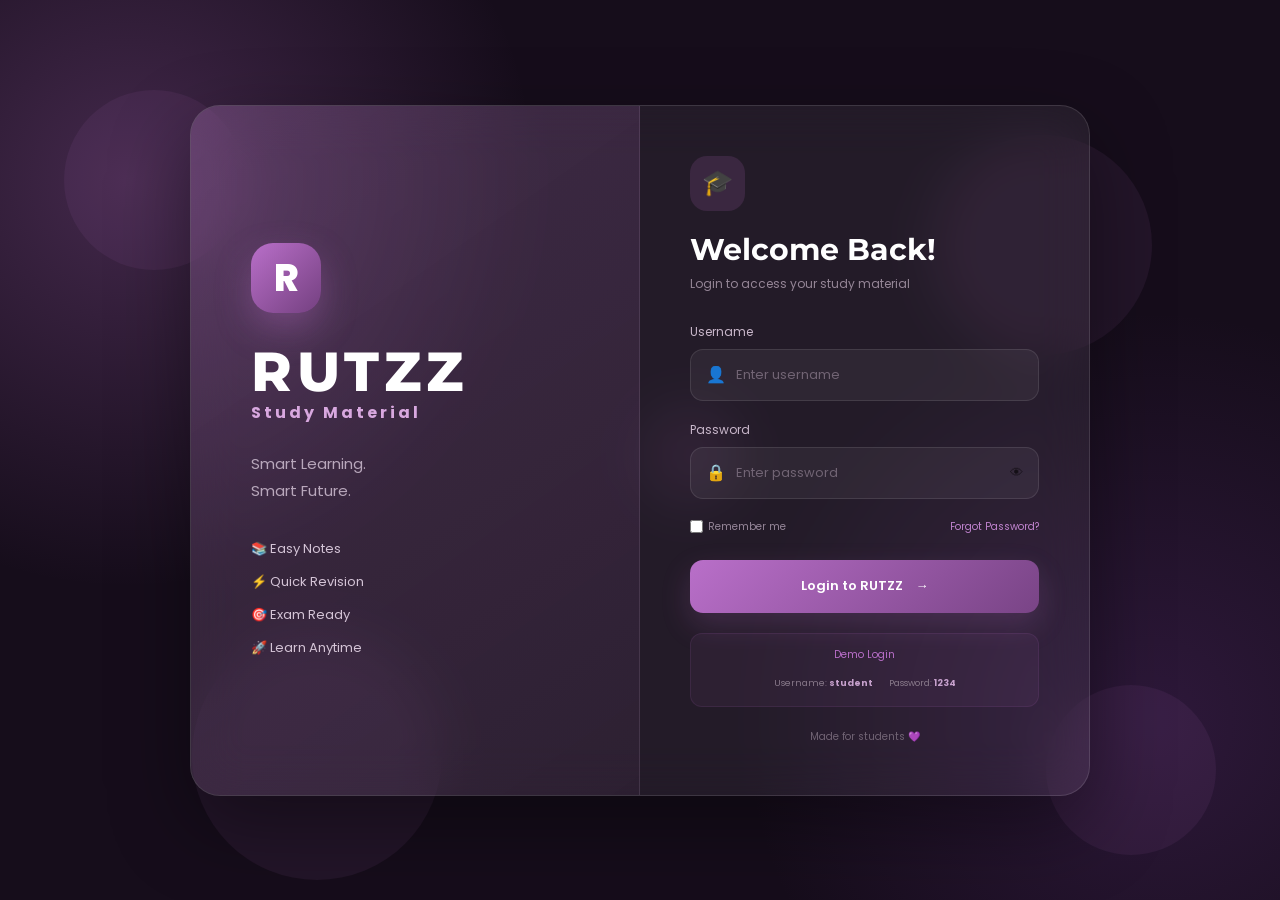
<file: website/index.html>
<!DOCTYPE html>
<html lang="en">

<head>
    <meta charset="UTF-8">
    <meta name="viewport" content="width=device-width, initial-scale=1.0">

    <title>RUTZZ | Student Login</title>

    <link rel="stylesheet" href="style.css">

    <link href="https://fonts.googleapis.com/css2?family=Montserrat:wght@500;600;700;800&family=Poppins:wght@400;500;600;700&display=swap" rel="stylesheet">
</head>

<body>

    <!-- Animated Background -->
    <div class="background">

        <span></span>
        <span></span>
        <span></span>
        <span></span>
        <span></span>

    </div>


    <!-- Login Container -->
    <div class="login-container">

        <!-- Left Branding -->
        <div class="brand-section">

            <div class="brand-logo">
                R
            </div>

            <h1>RUTZZ</h1>

            <h3>Study Material</h3>

            <p>
                Smart Learning.<br>
                Smart Future.
            </p>

            <div class="brand-features">

                <div>📚 Easy Notes</div>

                <div>⚡ Quick Revision</div>

                <div>🎯 Exam Ready</div>

                <div>🚀 Learn Anytime</div>

            </div>

        </div>


        <!-- Login Card -->
        <div class="login-card">

            <div class="login-icon">
                🎓
            </div>

            <h2>Welcome Back!</h2>

            <p class="login-subtitle">
                Login to access your study material
            </p>


            <form onsubmit="login(event)">

                <!-- Username -->
                <div class="input-group">

                    <label>Username</label>

                    <div class="input-box">

                        <span>👤</span>

                        <input
                            type="text"
                            id="username"
                            placeholder="Enter username"
                            required
                        >

                    </div>

                </div>


                <!-- Password -->
                <div class="input-group">

                    <label>Password</label>

                    <div class="input-box">

                        <span>🔒</span>

                        <input
                            type="password"
                            id="password"
                            placeholder="Enter password"
                            required
                        >

                        <button
                            type="button"
                            class="show-password"
                            onclick="togglePassword()"
                        >
                            👁
                        </button>

                    </div>

                </div>


                <!-- Remember -->
                <div class="login-options">

                    <label class="remember">

                        <input type="checkbox">

                        Remember me

                    </label>

                    <a href="#">
                        Forgot Password?
                    </a>

                </div>


                <!-- Login Button -->
                <button
                    type="submit"
                    class="login-btn"
                >
                    Login to RUTZZ
                    <span>→</span>
                </button>

            </form>


            <!-- Demo Credentials -->
            <div class="demo-login">

                <p>Demo Login</p>

                <span>
                    Username: <b>student</b>
                </span>

                <span>
                    Password: <b>1234</b>
                </span>

            </div>


            <div class="login-footer">

                <span>Made for students 💜</span>

            </div>

        </div>

    </div>


    <script src="script.js"></script>

</body>

</html>
</file>
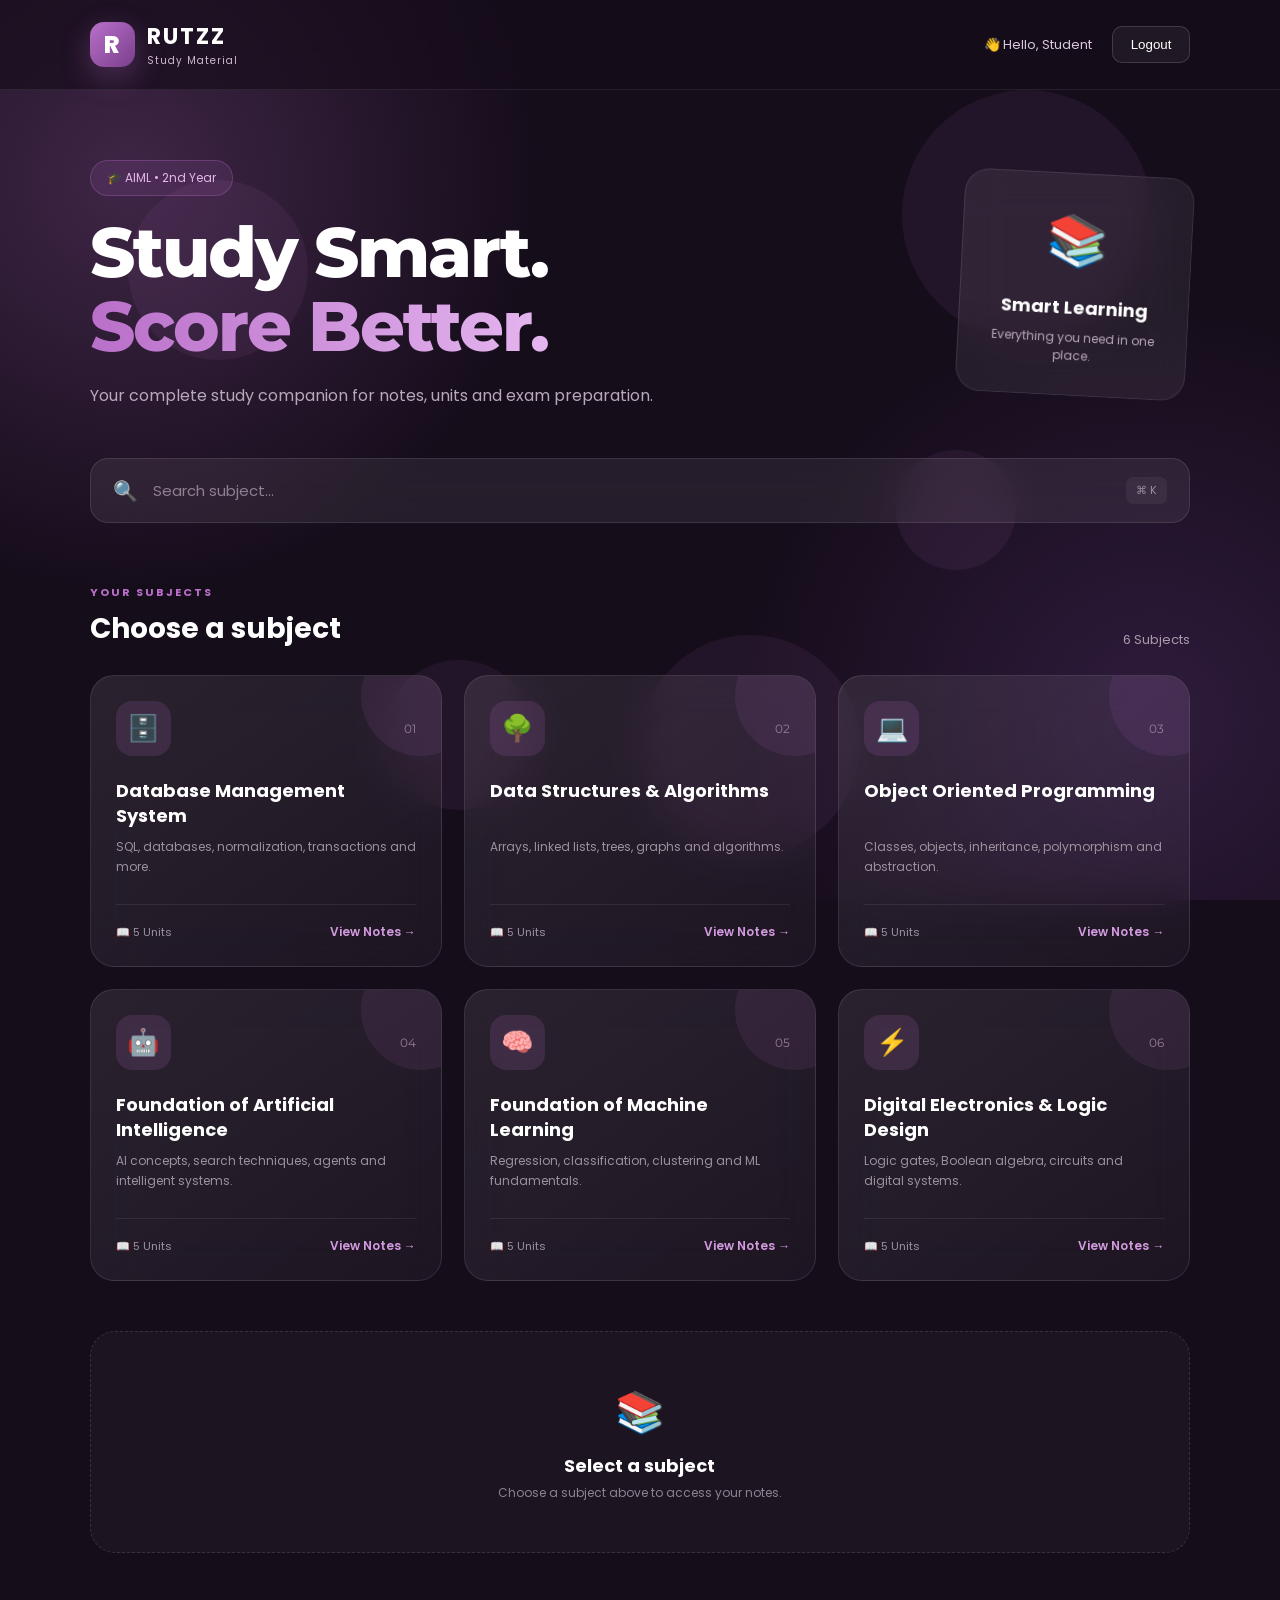
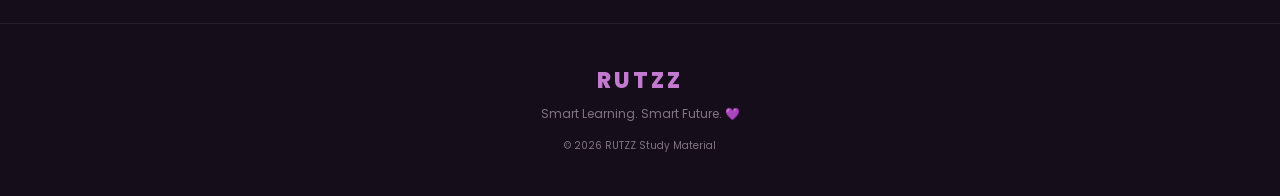
<file: website/dashboard.html>
<!DOCTYPE html>
<html lang="en">
<head>
    <meta charset="UTF-8">
    <meta name="viewport" content="width=device-width, initial-scale=1.0">

    <title>RUTZZ | Study Material</title>

    <link rel="stylesheet" href="dashboard.css">

    <link rel="preconnect" href="https://fonts.googleapis.com">
    <link rel="preconnect" href="https://fonts.gstatic.com" crossorigin>

    <link href="https://fonts.googleapis.com/css2?family=Montserrat:wght@400;500;600;700;800&family=Poppins:wght@400;500;600;700;800&display=swap" rel="stylesheet">
</head>

<body>

    <!-- Background Animation -->
    <div class="background">
        <span></span>
        <span></span>
        <span></span>
        <span></span>
        <span></span>
    </div>

    <!-- Navbar -->
    <header class="navbar">

        <div class="logo">
            <div class="logo-icon">R</div>

            <div>
                <h2>RUTZZ</h2>
                <p>Study Material</p>
            </div>
        </div>

        <div class="nav-right">
            <span class="student-name">👋 Hello, Student</span>

            <button class="logout-btn" onclick="logout()">
                Logout
            </button>
        </div>

    </header>


    <!-- Main Content -->
    <main>

        <!-- Hero Section -->
        <section class="hero">

            <div class="hero-text">

                <span class="badge">
                    🎓 AIML • 2nd Year
                </span>

                <h1>
                    Study Smart.<br>
                    <span>Score Better.</span>
                </h1>

                <p>
                    Your complete study companion for notes,
                    units and exam preparation.
                </p>

            </div>

            <div class="hero-card">

                <div class="hero-icon">
                    📚
                </div>

                <h3>Smart Learning</h3>

                <p>
                    Everything you need in one place.
                </p>

            </div>

        </section>


        <!-- Search -->
        <section class="search-section">

            <div class="search-box">

                <span class="search-icon">🔍</span>

                <input
                    type="text"
                    id="searchInput"
                    placeholder="Search subject..."
                    onkeyup="searchSubjects()"
                >

                <span class="shortcut">⌘ K</span>

            </div>

        </section>


        <!-- Subject Heading -->
        <div class="section-heading">

            <div>
                <span class="small-title">YOUR SUBJECTS</span>

                <h2>
                    Choose a subject
                </h2>
            </div>

            <span class="subject-count">
                6 Subjects
            </span>

        </div>


        <!-- Subject Cards -->
        <section class="subjects-grid" id="subjectsGrid">


            <!-- DBMS -->
            <div class="subject-card" data-subject="DBMS">

                <div class="card-top">

                    <div class="subject-icon dbms">
                        🗄️
                    </div>

                    <span class="card-number">
                        01
                    </span>

                </div>

                <h3>Database Management System</h3>

                <p>
                    SQL, databases, normalization,
                    transactions and more.
                </p>

                <div class="card-footer">

                    <span>
                        📖 5 Units
                    </span>

                    <button onclick="showUnits('DBMS')">
                        View Notes →
                    </button>

                </div>

            </div>


            <!-- DSA -->
            <div class="subject-card" data-subject="DSA">

                <div class="card-top">

                    <div class="subject-icon dsa">
                        🌳
                    </div>

                    <span class="card-number">
                        02
                    </span>

                </div>

                <h3>Data Structures & Algorithms</h3>

                <p>
                    Arrays, linked lists, trees,
                    graphs and algorithms.
                </p>

                <div class="card-footer">

                    <span>
                        📖 5 Units
                    </span>

                    <button onclick="showUnits('DSA')">
                        View Notes →
                    </button>

                </div>

            </div>


            <!-- OOP -->
            <div class="subject-card" data-subject="OOP">

                <div class="card-top">

                    <div class="subject-icon oop">
                        💻
                    </div>

                    <span class="card-number">
                        03
                    </span>

                </div>

                <h3>Object Oriented Programming</h3>

                <p>
                    Classes, objects, inheritance,
                    polymorphism and abstraction.
                </p>

                <div class="card-footer">

                    <span>
                        📖 5 Units
                    </span>

                    <button onclick="showUnits('OOP')">
                        View Notes →
                    </button>

                </div>

            </div>


            <!-- AI -->
            <div class="subject-card" data-subject="AI">

                <div class="card-top">

                    <div class="subject-icon ai">
                        🤖
                    </div>

                    <span class="card-number">
                        04
                    </span>

                </div>

                <h3>Foundation of Artificial Intelligence</h3>

                <p>
                    AI concepts, search techniques,
                    agents and intelligent systems.
                </p>

                <div class="card-footer">

                    <span>
                        📖 5 Units
                    </span>

                    <button onclick="showUnits('AI')">
                        View Notes →
                    </button>

                </div>

            </div>


            <!-- FML -->
            <div class="subject-card" data-subject="FML">

                <div class="card-top">

                    <div class="subject-icon fml">
                        🧠
                    </div>

                    <span class="card-number">
                        05
                    </span>

                </div>

                <h3>Foundation of Machine Learning</h3>

                <p>
                    Regression, classification,
                    clustering and ML fundamentals.
                </p>

                <div class="card-footer">

                    <span>
                        📖 5 Units
                    </span>

                    <button onclick="showUnits('FML')">
                        View Notes →
                    </button>

                </div>

            </div>


            <!-- DELD -->
            <div class="subject-card" data-subject="DELD">

                <div class="card-top">

                    <div class="subject-icon deld">
                        ⚡
                    </div>

                    <span class="card-number">
                        06
                    </span>

                </div>

                <h3>Digital Electronics & Logic Design</h3>

                <p>
                    Logic gates, Boolean algebra,
                    circuits and digital systems.
                </p>

                <div class="card-footer">

                    <span>
                        📖 5 Units
                    </span>

                    <button onclick="showUnits('DELD')">
                        View Notes →
                    </button>

                </div>

            </div>

        </section>


        <!-- Units Area -->
        <section id="units-section" class="units-section">

            <div id="units">

                <div class="empty-units">

                    <div>
                        📚
                    </div>

                    <h3>Select a subject</h3>

                    <p>
                        Choose a subject above to access your notes.
                    </p>

                </div>

            </div>

        </section>

    </main>


    <!-- Footer -->
    <footer>

        <div class="footer-logo">
            RUTZZ
        </div>

        <p>
            Smart Learning. Smart Future. 💜
        </p>

        <span>
            © 2026 RUTZZ Study Material
        </span>

    </footer>


    <script src="dashboard.js"></script>

</body>
</html>
</file>
<file: website/style.css>
* {
    margin: 0;
    padding: 0;
    box-sizing: border-box;
}

:root {
    --purple: #b96fc9;
    --dark-purple: #422c47;
    --lavender: #e8c8ef;
    --bg: #160d1b;
    --text: #ffffff;
    --muted: #a99aaa;
}

body {
    min-height: 100vh;

    font-family: "Poppins", sans-serif;

    background: #160d1b;

    color: white;

    display: flex;

    justify-content: center;

    align-items: center;

    overflow: hidden;
}


/* =========================
   BACKGROUND
========================= */

.background {
    position: fixed;

    inset: 0;

    background:
        radial-gradient(
            circle at 10% 20%,
            rgba(185, 111, 201, 0.28),
            transparent 30%
        ),
        radial-gradient(
            circle at 90% 80%,
            rgba(100, 50, 130, 0.3),
            transparent 30%
        ),
        #160d1b;

    z-index: -2;
}


.background span {
    position: absolute;

    width: 180px;
    height: 180px;

    border-radius: 50%;

    background: rgba(185, 111, 201, 0.08);

    animation: float 12s infinite ease-in-out;
}

.background span:nth-child(1) {
    top: 10%;
    left: 5%;
}

.background span:nth-child(2) {
    top: 70%;
    left: 15%;

    width: 250px;
    height: 250px;

    animation-delay: 2s;
}

.background span:nth-child(3) {
    top: 15%;
    right: 10%;

    width: 220px;
    height: 220px;

    animation-delay: 4s;
}

.background span:nth-child(4) {
    bottom: 5%;
    right: 5%;

    width: 170px;
    height: 170px;

    animation-delay: 6s;
}

.background span:nth-child(5) {
    top: 45%;
    left: 50%;

    width: 100px;
    height: 100px;

    animation-delay: 8s;
}


@keyframes float {

    0%, 100% {
        transform: translate(0, 0);
    }

    50% {
        transform: translate(30px, -40px);
    }

}


/* =========================
   LOGIN CONTAINER
========================= */

.login-container {

    width: 900px;

    max-width: 92%;

    min-height: 570px;

    display: grid;

    grid-template-columns: 1fr 1fr;

    background: rgba(255,255,255,0.06);

    border: 1px solid rgba(255,255,255,0.12);

    border-radius: 30px;

    overflow: hidden;

    backdrop-filter: blur(25px);

    box-shadow:
        0 30px 80px rgba(0,0,0,0.4);

    animation: appear 0.8s ease;
}


@keyframes appear {

    from {
        opacity: 0;
        transform: translateY(30px) scale(0.97);
    }

    to {
        opacity: 1;
        transform: translateY(0) scale(1);
    }

}


/* =========================
   BRAND
========================= */

.brand-section {

    padding: 60px;

    display: flex;

    flex-direction: column;

    justify-content: center;

    background:
        linear-gradient(
            145deg,
            rgba(185,111,201,0.2),
            rgba(66,44,71,0.3)
        );

    border-right: 1px solid rgba(255,255,255,0.08);
}


.brand-logo {

    width: 70px;
    height: 70px;

    display: flex;

    align-items: center;

    justify-content: center;

    border-radius: 22px;

    background:
        linear-gradient(
            135deg,
            #b96fc9,
            #744080
        );

    font-size: 38px;

    font-weight: 800;

    box-shadow:
        0 15px 35px rgba(185,111,201,0.35);

    margin-bottom: 25px;
}


.brand-section h1 {

    font-family: "Montserrat", sans-serif;

    font-size: 55px;

    letter-spacing: 5px;

    font-weight: 800;

}


.brand-section h3 {

    color: #d8a8df;

    font-size: 16px;

    letter-spacing: 3px;

    margin-top: -5px;
}


.brand-section > p {

    color: #b9a8bc;

    line-height: 1.8;

    margin-top: 25px;

    font-size: 15px;
}


.brand-features {

    margin-top: 35px;

    display: grid;

    gap: 13px;
}


.brand-features div {

    color: #d4c4d6;

    font-size: 13px;

    transition: 0.3s;
}


.brand-features div:hover {

    color: white;

    transform: translateX(8px);
}


/* =========================
   LOGIN CARD
========================= */

.login-card {

    padding: 50px;

    display: flex;

    flex-direction: column;

    justify-content: center;
}


.login-icon {

    width: 55px;
    height: 55px;

    display: flex;

    align-items: center;

    justify-content: center;

    background: rgba(185,111,201,0.15);

    border-radius: 17px;

    font-size: 25px;

    margin-bottom: 20px;
}


.login-card h2 {

    font-family: "Montserrat", sans-serif;

    font-size: 30px;

    font-weight: 700;
}


.login-subtitle {

    color: #958697;

    font-size: 12px;

    margin-top: 7px;

    margin-bottom: 30px;
}


/* =========================
   INPUT
========================= */

.input-group {

    margin-bottom: 20px;
}


.input-group label {

    display: block;

    color: #c9b8cb;

    font-size: 12px;

    margin-bottom: 8px;
}


.input-box {

    height: 52px;

    display: flex;

    align-items: center;

    gap: 10px;

    padding: 0 15px;

    border-radius: 13px;

    background: rgba(255,255,255,0.05);

    border: 1px solid rgba(255,255,255,0.1);

    transition: 0.3s;
}


.input-box:focus-within {

    border-color: #b96fc9;

    box-shadow:
        0 0 20px rgba(185,111,201,0.12);
}


.input-box input {

    flex: 1;

    border: none;

    outline: none;

    background: transparent;

    color: white;

    font-family: Poppins;

    font-size: 13px;
}


.input-box input::placeholder {

    color: #716474;
}


.show-password {

    border: none;

    background: transparent;

    cursor: pointer;

    opacity: 0.6;

}


/* =========================
   OPTIONS
========================= */

.login-options {

    display: flex;

    justify-content: space-between;

    align-items: center;

    font-size: 10px;

    margin: 5px 0 25px;
}


.remember {

    color: #968799;

    display: flex;

    align-items: center;

    gap: 5px;
}


.login-options a {

    color: #c184cf;

    text-decoration: none;
}


/* =========================
   LOGIN BUTTON
========================= */

.login-btn {

    width: 100%;

    height: 53px;

    border: none;

    border-radius: 13px;

    background:
        linear-gradient(
            135deg,
            #b96fc9,
            #794486
        );

    color: white;

    font-family: Poppins;

    font-size: 13px;

    font-weight: 600;

    cursor: pointer;

    box-shadow:
        0 12px 30px rgba(185,111,201,0.2);

    transition: 0.35s;
}


.login-btn span {

    margin-left: 10px;

    transition: 0.3s;
}


.login-btn:hover {

    transform: translateY(-3px);

    box-shadow:
        0 18px 35px rgba(185,111,201,0.35);
}


.login-btn:hover span {

    margin-left: 17px;
}


/* =========================
   DEMO LOGIN
========================= */

.demo-login {

    margin-top: 20px;

    padding: 13px;

    text-align: center;

    border-radius: 12px;

    background: rgba(185,111,201,0.07);

    border: 1px solid rgba(185,111,201,0.1);
}


.demo-login p {

    font-size: 10px;

    color: #b96fc9;

    margin-bottom: 5px;
}


.demo-login span {

    font-size: 9px;

    color: #88798a;

    margin: 0 7px;
}


.demo-login b {

    color: #c7a1cd;
}


/* =========================
   FOOTER
========================= */

.login-footer {

    text-align: center;

    margin-top: 22px;

    color: #716474;

    font-size: 10px;
}


/* =========================
   MOBILE
========================= */

@media (max-width: 700px) {

    body {
        overflow-y: auto;
        padding: 20px 0;
    }

    .login-container {

        grid-template-columns: 1fr;

        max-width: 430px;

        min-height: auto;
    }

    .brand-section {

        padding: 35px;

        text-align: center;

        align-items: center;

        border-right: none;

        border-bottom: 1px solid rgba(255,255,255,0.08);
    }

    .brand-section h1 {
        font-size: 40px;
    }

    .brand-features {
        grid-template-columns: 1fr 1fr;
    }

    .login-card {
        padding: 35px;
    }

}
</file>
<file: website/dashboard.css>
* {
    margin: 0;
    padding: 0;
    box-sizing: border-box;
}

:root {
    --purple: #b96fc9;
    --dark-purple: #422c47;
    --light-purple: #e8c8ef;
    --lavender: #f5e9f8;
    --white: #ffffff;
    --text: #2c2130;
    --muted: #817487;
}

body {
    font-family: "Poppins", sans-serif;
    background: #160d1b;
    color: white;
    min-height: 100vh;
    overflow-x: hidden;
}


/* =========================
   ANIMATED BACKGROUND
========================= */

.background {
    position: fixed;
    inset: 0;
    overflow: hidden;
    z-index: -1;
    background:
        radial-gradient(
            circle at 10% 20%,
            rgba(185,111,201,0.25),
            transparent 30%
        ),
        radial-gradient(
            circle at 90% 80%,
            rgba(120,70,160,0.25),
            transparent 30%
        ),
        #160d1b;
}

.background span {
    position: absolute;
    display: block;
    width: 180px;
    height: 180px;

    border-radius: 50%;

    background: rgba(185,111,201,0.08);

    animation: float 15s infinite ease-in-out;
}

.background span:nth-child(1) {
    left: 10%;
    top: 20%;
}

.background span:nth-child(2) {
    right: 10%;
    top: 10%;
    width: 250px;
    height: 250px;
    animation-delay: 2s;
}

.background span:nth-child(3) {
    left: 50%;
    bottom: 5%;
    width: 220px;
    height: 220px;
    animation-delay: 4s;
}

.background span:nth-child(4) {
    left: 70%;
    top: 50%;
    width: 120px;
    height: 120px;
    animation-delay: 6s;
}

.background span:nth-child(5) {
    left: 30%;
    bottom: 10%;
    width: 150px;
    height: 150px;
    animation-delay: 8s;
}

@keyframes float {

    0%, 100% {
        transform: translateY(0) translateX(0);
    }

    50% {
        transform: translateY(-40px) translateX(30px);
    }
}


/* =========================
   NAVBAR
========================= */

.navbar {
    width: 100%;
    padding: 20px 7%;

    display: flex;
    justify-content: space-between;
    align-items: center;

    background: rgba(22, 13, 27, 0.65);

    backdrop-filter: blur(20px);

    border-bottom: 1px solid rgba(255,255,255,0.08);
}

.logo {
    display: flex;
    align-items: center;
    gap: 12px;
}

.logo-icon {
    width: 45px;
    height: 45px;

    display: flex;
    align-items: center;
    justify-content: center;

    border-radius: 14px;

    background: linear-gradient(
        135deg,
        #b96fc9,
        #7b3f8d
    );

    font-size: 24px;
    font-weight: 800;

    box-shadow:
        0 10px 30px rgba(185,111,201,0.3);
}

.logo h2 {
    font-size: 22px;
    letter-spacing: 2px;
}

.logo p {
    font-size: 10px;
    color: #cdbbd0;
    letter-spacing: 1px;
}

.nav-right {
    display: flex;
    align-items: center;
    gap: 20px;
}

.student-name {
    font-size: 13px;
    color: #d8cadb;
}

.logout-btn {
    border: 1px solid rgba(255,255,255,0.15);

    background: rgba(255,255,255,0.05);

    color: white;

    padding: 10px 18px;

    border-radius: 10px;

    cursor: pointer;

    transition: 0.3s;
}

.logout-btn:hover {
    background: #b96fc9;
    transform: translateY(-2px);
}


/* =========================
   MAIN
========================= */

main {
    width: 86%;
    max-width: 1250px;
    margin: auto;
}


/* =========================
   HERO
========================= */

.hero {
    min-height: 330px;

    display: flex;
    align-items: center;
    justify-content: space-between;

    padding: 70px 0 40px;
}

.hero-text {
    max-width: 650px;
}

.badge {
    display: inline-block;

    padding: 8px 16px;

    border-radius: 50px;

    background: rgba(185,111,201,0.12);

    border: 1px solid rgba(185,111,201,0.3);

    color: #e4b8eb;

    font-size: 12px;

    margin-bottom: 20px;
}

.hero h1 {
    font-family: "Montserrat", sans-serif;

    font-size: clamp(42px, 6vw, 70px);

    line-height: 1.05;

    font-weight: 800;

    letter-spacing: -2px;
}

.hero h1 span {
    background: linear-gradient(
        90deg,
        #b96fc9,
        #e5b6ef
    );

    -webkit-background-clip: text;
    color: transparent;
}

.hero p {
    color: #b8a9ba;

    margin-top: 20px;

    font-size: 16px;
}

.hero-card {
    width: 230px;

    padding: 30px;

    text-align: center;

    border-radius: 25px;

    background: rgba(255,255,255,0.06);

    border: 1px solid rgba(255,255,255,0.1);

    backdrop-filter: blur(20px);

    transform: rotate(3deg);

    transition: 0.4s;
}

.hero-card:hover {
    transform: rotate(0deg) translateY(-10px);
}

.hero-icon {
    font-size: 50px;
    margin-bottom: 15px;
}

.hero-card h3 {
    font-size: 18px;
}

.hero-card p {
    font-size: 12px;
    margin-top: 8px;
}


/* =========================
   SEARCH
========================= */

.search-section {
    margin: 10px 0 55px;
}

.search-box {
    width: 100%;

    height: 65px;

    display: flex;
    align-items: center;

    padding: 0 22px;

    border-radius: 18px;

    background: rgba(255,255,255,0.07);

    border: 1px solid rgba(255,255,255,0.1);

    backdrop-filter: blur(20px);

    transition: 0.3s;
}

.search-box:focus-within {
    border-color: #b96fc9;

    box-shadow:
        0 0 30px rgba(185,111,201,0.15);
}

.search-icon {
    font-size: 20px;
    margin-right: 15px;
}

.search-box input {
    flex: 1;

    background: none;

    border: none;

    outline: none;

    color: white;

    font-size: 15px;

    font-family: Poppins;
}

.search-box input::placeholder {
    color: #8f8192;
}

.shortcut {
    font-size: 11px;

    color: #9c8d9f;

    padding: 5px 10px;

    border-radius: 7px;

    background: rgba(255,255,255,0.05);
}


/* =========================
   SECTION HEADING
========================= */

.section-heading {
    display: flex;

    justify-content: space-between;

    align-items: end;

    margin-bottom: 25px;
}

.small-title {
    color: #b96fc9;

    font-size: 11px;

    font-weight: 700;

    letter-spacing: 2px;
}

.section-heading h2 {
    margin-top: 5px;

    font-size: 28px;
}

.subject-count {
    color: #a99aaa;

    font-size: 13px;
}


/* =========================
   SUBJECT CARDS
========================= */

.subjects-grid {
    display: grid;

    grid-template-columns:
        repeat(3, 1fr);

    gap: 22px;
}

.subject-card {
    padding: 25px;

    min-height: 270px;

    border-radius: 24px;

    background:
        linear-gradient(
            145deg,
            rgba(255,255,255,0.09),
            rgba(255,255,255,0.035)
        );

    border: 1px solid rgba(255,255,255,0.1);

    backdrop-filter: blur(20px);

    transition: all 0.4s ease;

    position: relative;

    overflow: hidden;
}

.subject-card::before {
    content: "";

    position: absolute;

    width: 120px;
    height: 120px;

    border-radius: 50%;

    background: rgba(185,111,201,0.1);

    right: -40px;
    top: -40px;

    transition: 0.5s;
}

.subject-card:hover {
    transform: translateY(-10px);

    border-color: rgba(185,111,201,0.45);

    box-shadow:
        0 20px 50px rgba(0,0,0,0.25),
        0 0 30px rgba(185,111,201,0.08);
}

.subject-card:hover::before {
    transform: scale(2);
}

.card-top {
    display: flex;

    justify-content: space-between;

    align-items: center;

    margin-bottom: 22px;
}

.subject-icon {
    width: 55px;
    height: 55px;

    display: flex;
    align-items: center;
    justify-content: center;

    border-radius: 16px;

    font-size: 26px;

    background: rgba(185,111,201,0.15);
}

.card-number {
    font-family: Montserrat;

    font-size: 12px;

    color: #8e7f91;
}

.subject-card h3 {
    font-size: 18px;

    line-height: 1.4;

    min-height: 51px;
}

.subject-card p {
    color: #9e919f;

    font-size: 12px;

    line-height: 1.7;

    margin-top: 8px;

    min-height: 42px;
}

.card-footer {
    display: flex;

    justify-content: space-between;

    align-items: center;

    margin-top: 25px;

    padding-top: 18px;

    border-top: 1px solid rgba(255,255,255,0.08);
}

.card-footer span {
    font-size: 11px;

    color: #9f91a1;
}

.card-footer button {
    border: none;

    background: none;

    color: #d39bdf;

    font-family: Poppins;

    font-size: 12px;

    font-weight: 600;

    cursor: pointer;

    transition: 0.3s;
}

.card-footer button:hover {
    color: white;

    transform: translateX(5px);
}


/* =========================
   UNITS
========================= */

.units-section {
    margin-top: 50px;

    margin-bottom: 70px;
}

#units {
    animation: unitAppear 0.4s ease;
}

@keyframes unitAppear {

    from {
        opacity: 0;
        transform: translateY(15px);
    }

    to {
        opacity: 1;
        transform: translateY(0);
    }
}

#units h3 {
    font-size: 25px;

    margin-bottom: 20px;
}

#units ul {
    list-style: none;

    display: grid;

    grid-template-columns:
        repeat(5, 1fr);

    gap: 15px;
}

#units li a {
    display: block;

    padding: 18px 12px;

    text-align: center;

    text-decoration: none;

    color: white;

    font-size: 12px;

    border-radius: 15px;

    background:
        linear-gradient(
            135deg,
            rgba(185,111,201,0.25),
            rgba(66,44,71,0.6)
        );

    border: 1px solid rgba(185,111,201,0.2);

    transition: 0.35s;
}

#units li a:hover {
    background: linear-gradient(
        135deg,
        #b96fc9,
        #7c4589
    );

    transform:
        translateY(-6px)
        scale(1.03);

    box-shadow:
        0 10px 25px rgba(185,111,201,0.25);
}

.empty-units {
    text-align: center;

    padding: 50px;

    border-radius: 25px;

    border: 1px dashed rgba(255,255,255,0.12);

    background: rgba(255,255,255,0.03);
}

.empty-units div {
    font-size: 40px;

    margin-bottom: 10px;
}

.empty-units h3 {
    font-size: 18px !important;

    margin-bottom: 5px !important;
}

.empty-units p {
    color: #8f8291;

    font-size: 12px;
}


/* =========================
   FOOTER
========================= */

footer {
    text-align: center;

    padding: 40px 20px;

    border-top: 1px solid rgba(255,255,255,0.08);

    color: #817484;
}

.footer-logo {
    color: #c27acf;

    font-size: 22px;

    font-weight: 800;

    letter-spacing: 3px;
}

footer p {
    margin: 8px 0;

    font-size: 12px;
}

footer span {
    font-size: 10px;
}


/* =========================
   RESPONSIVE
========================= */

@media (max-width: 950px) {

    .subjects-grid {
        grid-template-columns:
            repeat(2, 1fr);
    }

    #units ul {
        grid-template-columns:
            repeat(3, 1fr);
    }

    .hero-card {
        display: none;
    }
}


@media (max-width: 600px) {

    .navbar {
        padding: 15px 5%;
    }

    .student-name {
        display: none;
    }

    main {
        width: 90%;
    }

    .hero {
        padding-top: 50px;
    }

    .hero h1 {
        font-size: 42px;
    }

    .subjects-grid {
        grid-template-columns: 1fr;
    }

    #units ul {
        grid-template-columns:
            repeat(2, 1fr);
    }

    .section-heading {
        align-items: start;
        flex-direction: column;
        gap: 8px;
    }
}
</file>
